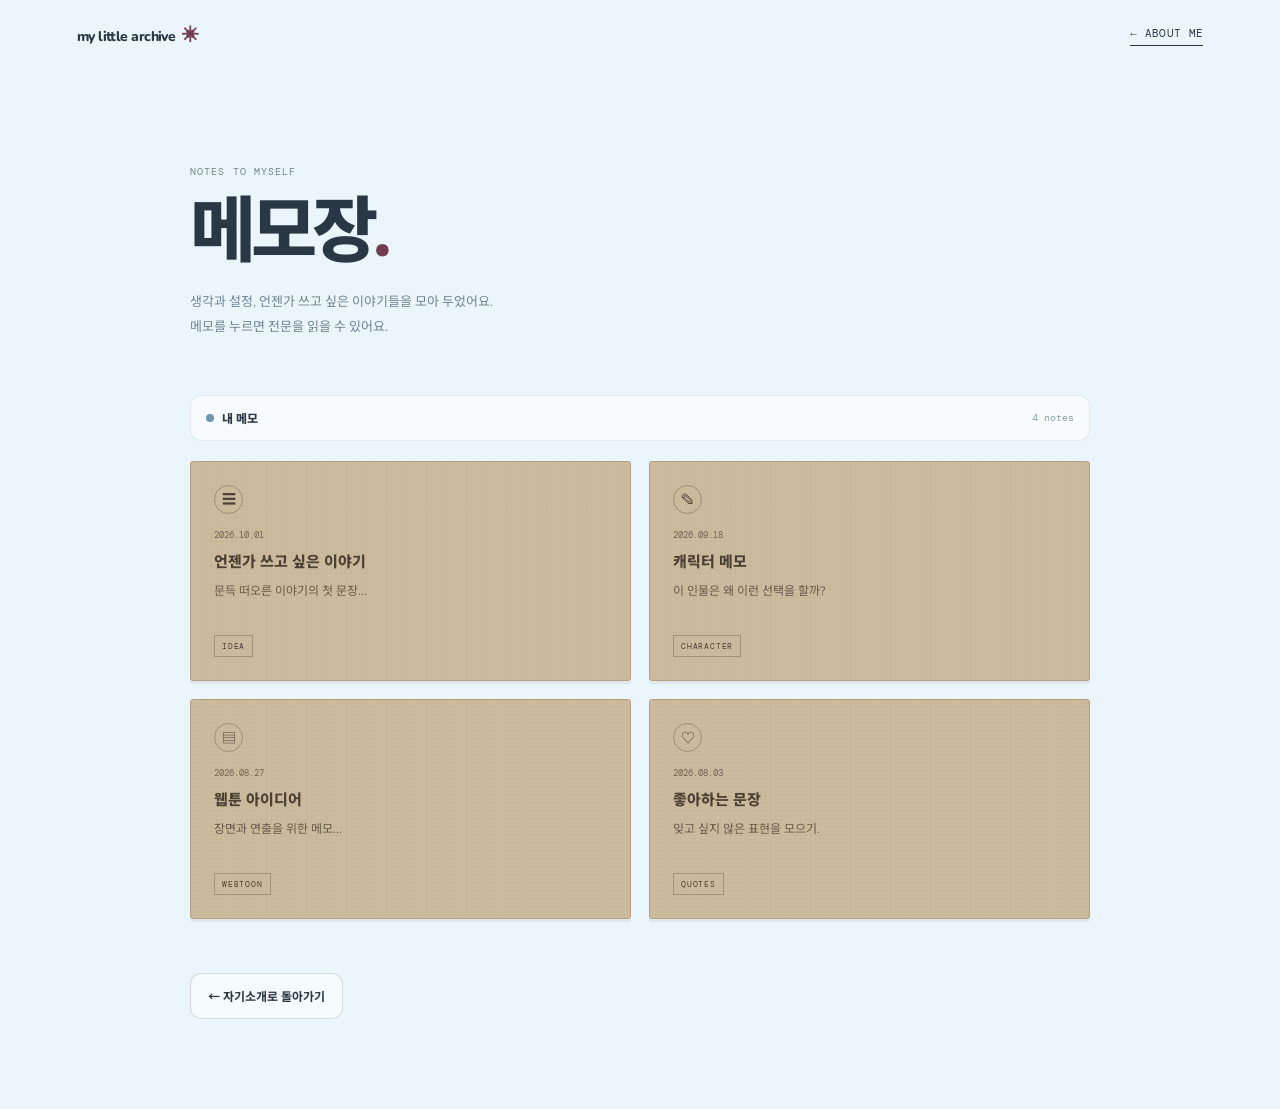
<file: notes.html>
<!doctype html>
<html lang="ko">
<head>
  <meta charset="utf-8">
  <meta name="viewport" content="width=device-width, initial-scale=1">
  <title>메모장 — My Portfolio</title>
  <link rel="stylesheet" href="styles.css">
  <script src="script.js" defer></script>
</head>
<body class="subpage notes-page">
  <header class="subpage-header">
    <a class="wordmark" href="index.html">my little archive<span>✳</span></a>
    <a class="back-link" href="index.html#about">← ABOUT ME</a>
  </header>
  <main class="subpage-main notes-main">
    <div class="subpage-heading">
      <p class="eyebrow">NOTES TO MYSELF</p>
      <h1>메모장<span class="accent-dot">.</span></h1>
      <p>생각과 설정, 언젠가 쓰고 싶은 이야기들을 모아 두었어요.<br>메모를 누르면 전문을 읽을 수 있어요.</p>
    </div>
    <div class="notes-toolbar"><span class="toolbar-dot"></span><span>내 메모</span><span class="toolbar-count">4 notes</span></div>
    <div class="notes-grid">
      <button class="note-card" type="button" data-note-title="언젠가 쓰고 싶은 이야기" data-note-date="2026.10.01" data-note-body="여기에 긴 글을 적어 주세요.\n\n메모 내용이 길어져도 상세 창 안에서 스크롤할 수 있습니다. 캐릭터 설정, 짧은 에세이, 웹툰 아이디어, 아직 정리되지 않은 생각 등을 자유롭게 기록해 보세요.\n\n문단을 나누고 싶다면 줄을 한 번 더 띄우면 됩니다.">
        <span class="note-card-icon">☰</span><span class="note-date">2026.10.01</span><strong>언젠가 쓰고 싶은 이야기</strong><p>문득 떠오른 이야기의 첫 문장...</p><span class="note-tag">IDEA</span>
      </button>
      <button class="note-card" type="button" data-note-title="캐릭터 메모" data-note-date="2026.09.18" data-note-body="캐릭터의 성격, 말투, 과거, 관계성을 기록하는 공간입니다.\n\n이곳에 설정을 추가하고 이야기가 발전할 때마다 업데이트해 보세요.">
        <span class="note-card-icon">✎</span><span class="note-date">2026.09.18</span><strong>캐릭터 메모</strong><p>이 인물은 왜 이런 선택을 할까?</p><span class="note-tag">CHARACTER</span>
      </button>
      <button class="note-card" type="button" data-note-title="웹툰 아이디어" data-note-date="2026.08.27" data-note-body="장면이나 연출 아이디어를 적어 주세요.\n\n- 첫 장면의 분위기\n- 반복해서 등장하는 상징\n- 독자에게 남기고 싶은 감정\n\n생각을 완성된 형태로 만들기 전의 실험 노트로 사용해도 좋아요.">
        <span class="note-card-icon">▤</span><span class="note-date">2026.08.27</span><strong>웹툰 아이디어</strong><p>장면과 연출을 위한 메모...</p><span class="note-tag">WEBTOON</span>
      </button>
      <button class="note-card" type="button" data-note-title="좋아하는 문장" data-note-date="2026.08.03" data-note-body="마음에 남은 문장이나 표현, 나중에 작업에 활용하고 싶은 단어를 모아 두는 공간입니다.\n\n이곳에 인용문을 넣을 경우 출처도 함께 적어 주세요.">
        <span class="note-card-icon">♡</span><span class="note-date">2026.08.03</span><strong>좋아하는 문장</strong><p>잊고 싶지 않은 표현을 모으기.</p><span class="note-tag">QUOTES</span>
      </button>
    </div>
    <a class="back-home-button" href="index.html#about">← 자기소개로 돌아가기</a>
  </main>

  <dialog class="modal note-detail-modal" aria-labelledby="note-detail-title">
    <article class="note-detail">
      <div class="note-detail-top"><span class="app-label"><span class="app-dot"></span> 메모</span><button class="icon-button" type="button" data-close aria-label="닫기">×</button></div>
      <p class="note-detail-date"></p>
      <h2 id="note-detail-title"></h2>
      <div class="note-detail-body"></div>
      <div class="note-detail-bottom">내 메모 · 이곳은 나만의 기록 공간입니다.</div>
    </article>
  </dialog>
</body>
</html>
</file>
<file: styles.css>
@import url('https://fonts.googleapis.com/css2?family=DM+Mono:wght@400;500&family=Nunito:wght@400;500;600;700;800&family=Noto+Sans+KR:wght@400;500;600;700&display=swap');

:root {
  /* 메인 컬러: Ice Blue + White Wine */
  --ink: #293844;
  --paper: #eaf5fc;
  --paper-white: #fbfdff;
  --ice: #fbf9eb;
  --ice-deep: #d8ecf8;
  --accent: #713b52; /* 화이트 와인 컬러 */
  --accent-soft: #f6e1eb;
  --muted: #738592;
  --line: rgba(41, 56, 68, .17);
  --kraft: #cbb99c;
  --kraft-light: #e1d3bb;
  --kraft-ink: #4b4033;
  --mono: "DM Mono", monospace;
  --sans: "Nunito", "Noto Sans KR", sans-serif;
}
* { box-sizing: border-box; }
html { scroll-behavior: smooth; }
body { margin: 0; color: var(--ink); background: var(--paper); font-family: var(--sans); }
button, a { color: inherit; font: inherit; }
a { text-decoration: none; }
button { cursor: pointer; }
.site-header, .subpage-header { position: absolute; z-index: 5; top: 0; left: 0; width: 100%; display: flex; justify-content: space-between; align-items: center; padding: 25px 6vw; font: 11px var(--mono); letter-spacing: .03em; }
.wordmark { font-family: var(--sans); font-weight: 800; font-size: 14px; letter-spacing: -.04em; }
.wordmark span { color: var(--accent); margin-left: 7px; font-size: 17px; }
.header-link, .back-link { border-bottom: 1px solid currentColor; padding-bottom: 5px; }
.header-link span { margin-left: 8px; }
.hero { min-height: 100svh; position: relative; display: grid; place-items: center; padding: 110px 8vw 80px; overflow: hidden; background: var(--paper); }
.hero-content { width: min(100%, 950px); text-align: center; position: relative; z-index: 1; }
.eyebrow { font: 10px var(--mono); letter-spacing: .11em; text-transform: uppercase; }
.hero .eyebrow { margin-bottom: 27px; color: var(--muted); }
.hero h1 { font-family: var(--sans); font-size: clamp(2.5rem, 7.4vw, 6.7rem); line-height: 1.04; letter-spacing: -.075em; font-weight: 800; margin: 0; }
.accent-dot { color: var(--accent); }
.hero-caption { font-size: clamp(.85rem, 1.5vw, 1rem); color: #738592; margin-top: 28px; }
.scroll-cue { display: inline-flex; align-items: center; gap: 12px; margin-top: 70px; font: 10px var(--mono); letter-spacing: .08em; }
.scroll-line { width: 35px; height: 1px; background: var(--accent); }
.hero-index { position: absolute; bottom: 27px; left: 6vw; font: 10px var(--mono); color: #8296a3; letter-spacing: .08em; }
.hero-decoration { position: absolute; color: var(--accent); opacity: .8; user-select: none; }
.decor-one { top: 21%; left: 15%; font-size: clamp(30px, 5vw, 60px); transform: rotate(-12deg); }
.decor-two { right: 14%; bottom: 22%; font-size: clamp(25px, 4vw, 48px); transform: rotate(14deg); color: #7ba9c8; }
.hero-sticker { position: absolute; right: 8%; top: 19%; width: 70px; height: 70px; border-radius: 50%; display: grid; place-content: center; text-align: center; background: var(--accent-soft); color: var(--accent); font-size: 11px; line-height: 1.1; transform: rotate(10deg); }
.section-screen { min-height: 100svh; }
.about { background: var(--ice); padding: 13vh 8vw 38px; display: flex; flex-direction: column; justify-content: center; position: relative; }
.about-inner { width: min(1080px, 100%); margin: auto; display: grid; grid-template-columns: minmax(230px, .8fr) 1.2fr; align-items: center; gap: clamp(38px, 7vw, 105px); }
.portrait-column { position: relative; width: 100%; max-width: 370px; margin: auto; }
.portrait-frame { position: relative; padding: 12px; background: var(--paper-white); box-shadow: 0 12px 28px rgba(41, 56, 68, .08); transform: rotate(-2deg); }
.portrait { width: 100%; aspect-ratio: 4 / 5; object-fit: cover; display: block; background: var(--ice-deep); }
.portrait-doodle { position: absolute; right: -20px; bottom: 24px; background: var(--accent); color: white; padding: 11px 14px; border-radius: 50%; font-size: 12px; transform: rotate(10deg); }
.photo-note { display: block; text-align: right; margin-top: 18px; font: 9px var(--mono); letter-spacing: .08em; }
.about-copy .eyebrow { color: #66869a; margin: 0 0 22px; }
.about h2 { font-size: clamp(1.8rem, 3.5vw, 3rem); letter-spacing: -.07em; font-weight: 800; line-height: 1.35; margin: 0 0 23px; }
.about-lead { font-size: clamp(1rem, 1.7vw, 1.2rem); font-weight: 700; margin: 0 0 14px; }
.about-body { font-size: 13px; line-height: 2.05; color: #5f7482; max-width: 560px; word-break: keep-all; }
.about-meta { display: flex; flex-wrap: wrap; gap: 22px 38px; padding: 20px 0 26px; margin-top: 19px; border-top: 1px dashed rgba(41,56,68,.25); }
.about-meta div { display: grid; gap: 7px; }
.about-meta span { font: 9px var(--mono); letter-spacing: .1em; color: #66869a; }
.about-meta strong { font-size: 12px; font-weight: 700; }
.action-buttons { display: flex; flex-wrap: wrap; gap: 10px; }
.pill-button { display: inline-flex; align-items: center; border: 1px solid var(--ink); border-radius: 12px; padding: 13px 18px; font-size: 12px; font-weight: 700; transition: transform .2s, background .2s, color .2s; }
.pill-button span { margin-left: 20px; }
.pill-button:hover { transform: translateY(-3px); }
.pill-button.primary { color: white; background: var(--accent); border-color: var(--accent); }
.pill-button.primary:hover { background: var(--ink); border-color: var(--ink); }
.pill-button.secondary { background: rgba(255,255,255,.55); }
.pill-button.secondary:hover { background: white; }
.section-footer { display: flex; justify-content: space-between; width: 100%; margin: 44px auto 0; font: 9px var(--mono); letter-spacing: .08em; color: #66869a; }
.closing { min-height: 52vh; background: var(--accent-soft); display: flex; flex-direction: column; align-items: center; justify-content: center; text-align: center; padding: 80px 7vw; position: relative; }
.closing-sparkle { color: var(--accent); font-size: 32px; margin-bottom: 18px; }
.closing h2 { font-size: clamp(1.6rem, 3.4vw, 2.8rem); font-weight: 800; letter-spacing: -.06em; margin: 12px 0; }
.closing > p:not(.eyebrow) { font-size: 13px; color: #7b5a69; }
.back-top { margin-top: 27px; border-bottom: 1px solid; padding-bottom: 6px; font: 10px var(--mono); letter-spacing: .05em; }

/* 전용 페이지 */
.subpage { min-height: 100vh; background: var(--paper); }
.subpage-header { position: relative; padding-top: 24px; }
.subpage-main { width: min(1080px, 86vw); margin: 0 auto; padding: 65px 0 90px; }
.subpage-heading { padding: 28px 0 42px; }
.subpage-heading .eyebrow { color: var(--muted); margin: 0 0 15px; }
.subpage-heading h1 { font-size: clamp(2.2rem, 6vw, 4.5rem); letter-spacing: -.07em; line-height: 1.1; margin: 0; font-weight: 800; }
.subpage-heading > p:last-child { color: #738592; font-size: 13px; line-height: 1.9; margin-top: 18px; }
.works-grid { display: grid; grid-template-columns: repeat(2, minmax(0, 1fr)); gap: 38px 24px; }
.work-card { text-align: left; border: 0; background: transparent; padding: 0; min-width: 0; }
.work-card img { display: block; width: 100%; aspect-ratio: 1.4; object-fit: cover; border-radius: 15px; transition: transform .3s, box-shadow .3s; }
.work-card:hover img { transform: translateY(-3px); box-shadow: 0 12px 28px rgba(41,56,68,.12); }
.work-category { display: block; margin-top: 14px; color: #7c94a3; font: 9px var(--mono); letter-spacing: .1em; }
.work-card strong { display: block; font-size: 15px; padding-top: 6px; }
.work-card > p { font-size: 12px; color: #738592; line-height: 1.7; margin: 8px 0 0; }
.back-home-button { display: inline-block; margin-top: 54px; padding: 13px 17px; border: 1px solid var(--line); border-radius: 11px; background: rgba(255,255,255,.55); font-size: 12px; font-weight: 700; }
.back-home-button:hover { background: white; }
.notes-main { max-width: 900px; }
.notes-toolbar { display: flex; align-items: center; gap: 8px; padding: 13px 15px; margin-bottom: 20px; border: 1px solid rgba(41,56,68,.09); background: rgba(255,255,255,.62); border-radius: 11px; font-size: 12px; font-weight: 800; }
.toolbar-dot, .app-dot { display: inline-block; width: 8px; height: 8px; background: #7196b0; border-radius: 50%; }
.toolbar-count { margin-left: auto; color: #8a9ba5; font: 10px var(--mono); font-weight: 400; }
.notes-grid { display: grid; grid-template-columns: repeat(2, minmax(0, 1fr)); gap: 18px; }
/* 단일 색상의 크라프트지 메모 */
.note-card { min-height: 220px; padding: 23px; border: 1px solid #b5a181; border-radius: 3px; text-align: left; display: flex; flex-direction: column; align-items: flex-start; position: relative; overflow: hidden; color: var(--kraft-ink); background-color: var(--kraft); background-image: repeating-linear-gradient(0deg, rgba(255,255,255,.045) 0, rgba(255,255,255,.045) 1px, transparent 1px, transparent 4px), repeating-linear-gradient(90deg, rgba(88,65,39,.025) 0, rgba(88,65,39,.025) 1px, transparent 1px, transparent 5px); box-shadow: 0 3px 0 rgba(95,75,48,.08); transition: transform .2s, box-shadow .2s; }
.note-card:hover { transform: translateY(-4px) rotate(-.35deg); box-shadow: 0 10px 22px rgba(75,64,51,.13); }
.note-card-icon { display: grid; place-items: center; width: 29px; height: 29px; border: 1px solid rgba(75,64,51,.35); border-radius: 50%; margin-bottom: 15px; font-size: 14px; }
.note-date { font: 9px var(--mono); color: rgba(75,64,51,.7); margin-bottom: 9px; }
.note-card strong { font-size: 15px; font-weight: 800; }
.note-card p { font-size: 12px; color: rgba(75,64,51,.78); line-height: 1.8; margin: 9px 0 18px; }
.note-tag { margin-top: auto; font: 8px var(--mono); letter-spacing: .1em; border: 1px solid rgba(75,64,51,.32); padding: 5px 7px; }
.modal { border: 0; padding: 0; color: var(--ink); background: var(--paper-white); max-width: none; max-height: none; }
.modal::backdrop { background: rgba(30, 43, 53, .62); backdrop-filter: blur(5px); }
.image-modal { width: min(1000px, calc(100% - 24px)); max-height: 94svh; overflow: auto; margin: auto; background: #202a32; color: #fff; border-radius: 14px; }
.image-close { position: sticky; z-index: 2; float: right; top: 12px; margin: 12px 12px -54px 0; border-color: rgba(255,255,255,.4); color: white; background: rgba(30,30,30,.45); }
.image-close:hover { background: white; color: #202a32; }
.large-image { width: 100%; max-height: 75svh; object-fit: contain; display: block; background: #202a32; }
.large-image-caption { padding: 18px 24px 24px; }
.large-image-caption p { color: #d0dce4; font-size: 12px; line-height: 1.7; margin-bottom: 0; }
.note-detail-modal { width: min(650px, calc(100% - 24px)); height: min(82svh, 760px); overflow: auto; margin: auto; background: #f8f4eb; color: var(--kraft-ink); border: 1px solid #b5a181; border-radius: 4px; box-shadow: 0 20px 80px rgba(0,0,0,.2); }
.note-detail { padding: clamp(22px, 5vw, 44px); min-height: 100%; display: flex; flex-direction: column; background-color: #e1d3bb; background-image: repeating-linear-gradient(0deg, rgba(255,255,255,.06) 0, rgba(255,255,255,.06) 1px, transparent 1px, transparent 4px); }
.note-detail-top { display: flex; align-items: center; justify-content: space-between; }
.app-label { display: flex; align-items: center; gap: 8px; font-size: 12px; font-weight: 800; }
.note-detail-top .icon-button { background: rgba(255,255,255,.3); border-color: rgba(75,64,51,.25); color: var(--kraft-ink); }
.note-detail-date { margin: 35px 0 10px; font: 10px var(--mono); color: #82745e; }
.note-detail h2 { font-size: clamp(1.5rem, 4vw, 2.1rem); line-height: 1.4; letter-spacing: -.05em; margin: 0 0 25px; }
.note-detail-body { white-space: pre-wrap; font-size: 13px; line-height: 2.05; overflow-wrap: anywhere; flex: 1; }
.note-detail-bottom { border-top: 1px solid rgba(75,64,51,.22); margin-top: 30px; padding-top: 14px; font-size: 10px; color: #82745e; }
@media (prefers-reduced-motion: no-preference) {
  .hero-content { animation: arrive .8s ease both; }
  .hero-content > * { transition: opacity .22s ease, transform .22s ease; }
  .hero.is-scrolled .hero-content > * { opacity: 0; transform: translateY(-18px); }
  .hero.is-scrolled .hero-decoration, .hero.is-scrolled .hero-sticker { opacity: 0; transition: opacity .2s; }
}
@keyframes arrive { from { opacity: 0; transform: translateY(16px); } to { opacity: 1; transform: translateY(0); } }
@media (max-width: 720px) {
  .site-header, .subpage-header { padding: 19px 6vw; }
  .hero { padding: 100px 7vw 70px; }
  .hero h1 { font-size: clamp(2.4rem, 11vw, 4.8rem); }
  .hero .eyebrow { font-size: 8px; }
  .hero-sticker { width: 58px; height: 58px; right: 7%; top: 16%; font-size: 10px; }
  .decor-one { left: 8%; top: 27%; }
  .decor-two { right: 8%; bottom: 18%; }
  .scroll-cue { margin-top: 53px; }
  .about { padding: 95px 7vw 28px; }
  .about-inner { grid-template-columns: 1fr; gap: 34px; }
  .portrait-column { max-width: 245px; }
  .about-copy { max-width: 560px; margin: auto; }
  .about-body { font-size: 12px; }
  .section-footer { margin-top: 38px; font-size: 8px; }
  .subpage-main { width: 86vw; padding-top: 45px; }
  .subpage-heading { padding-top: 20px; }
  .works-grid, .notes-grid { grid-template-columns: 1fr; }
  .work-card img { aspect-ratio: 1.45; }
  .note-card { min-height: 185px; }
}
@media (max-width: 380px) {
  .pill-button { padding: 12px 13px; font-size: 11px; }
  .pill-button span { margin-left: 10px; }
  .about-meta { gap: 18px; }
}
</file>
